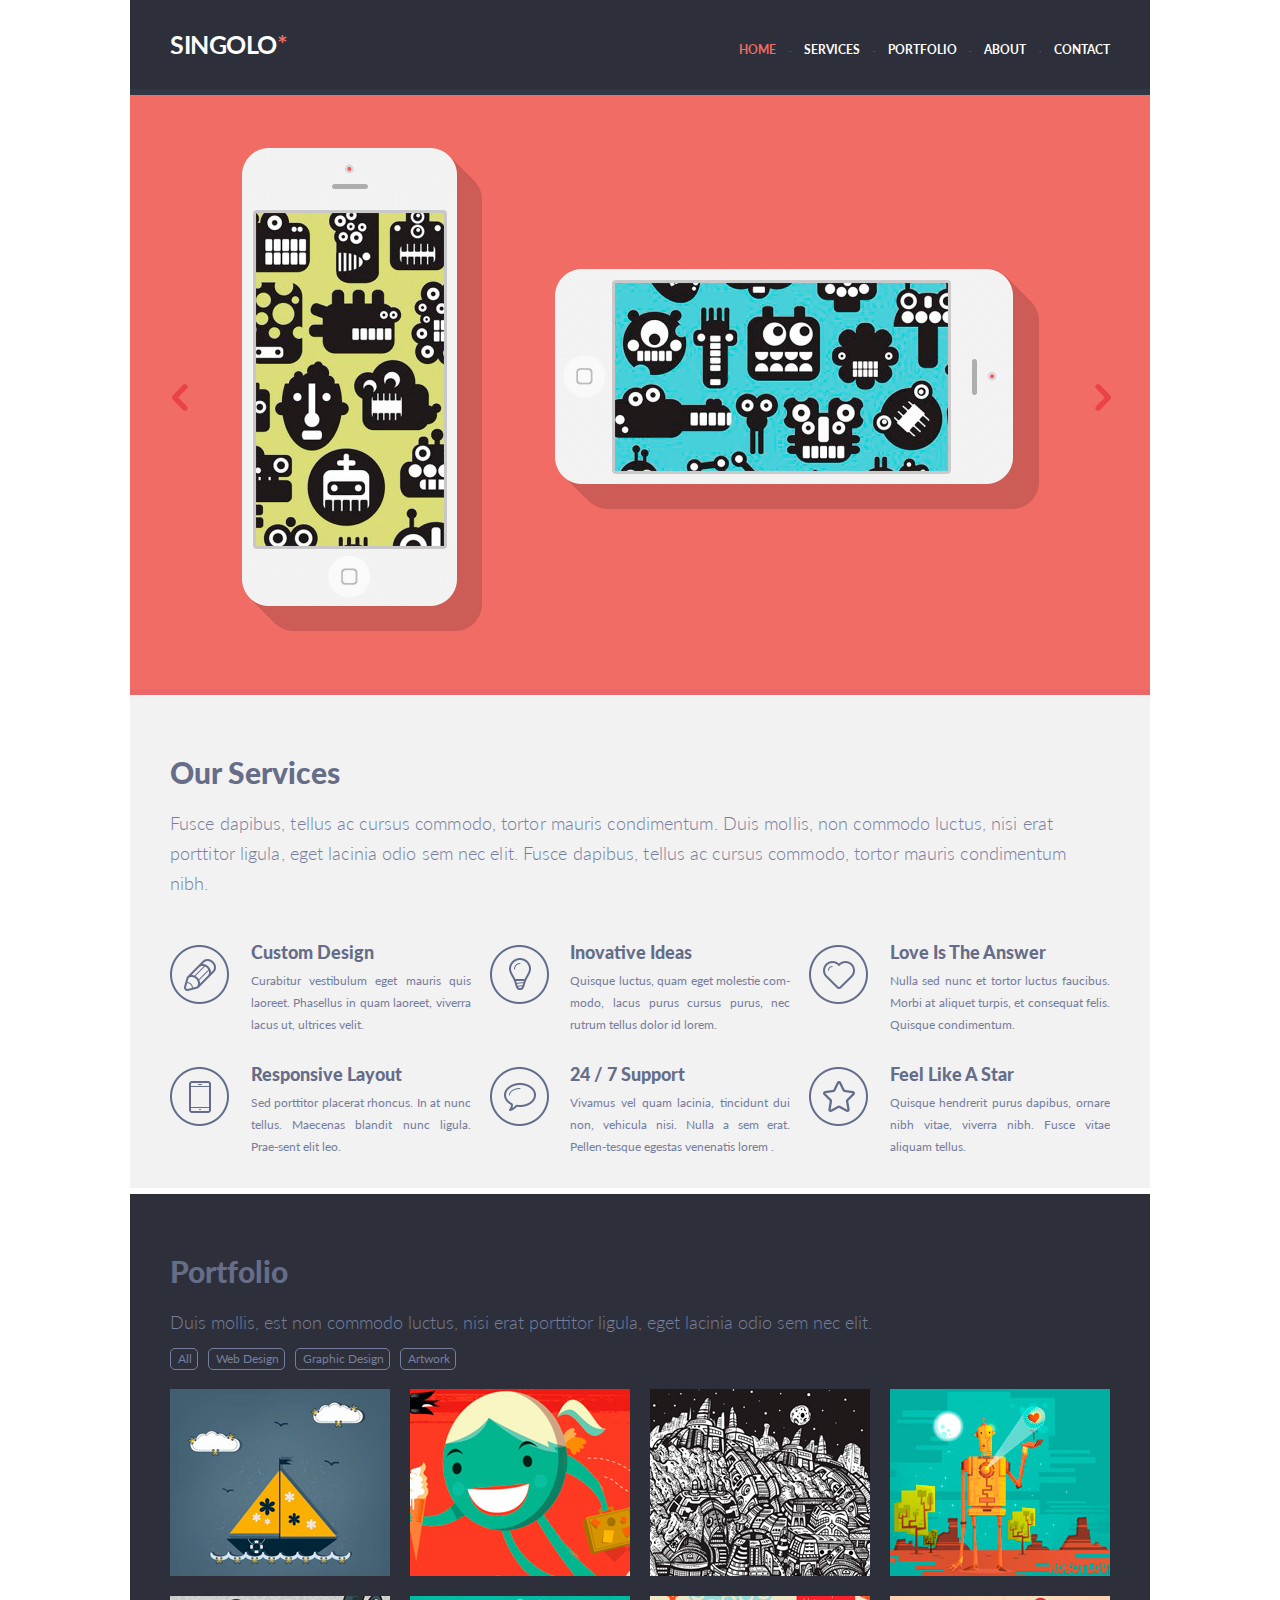
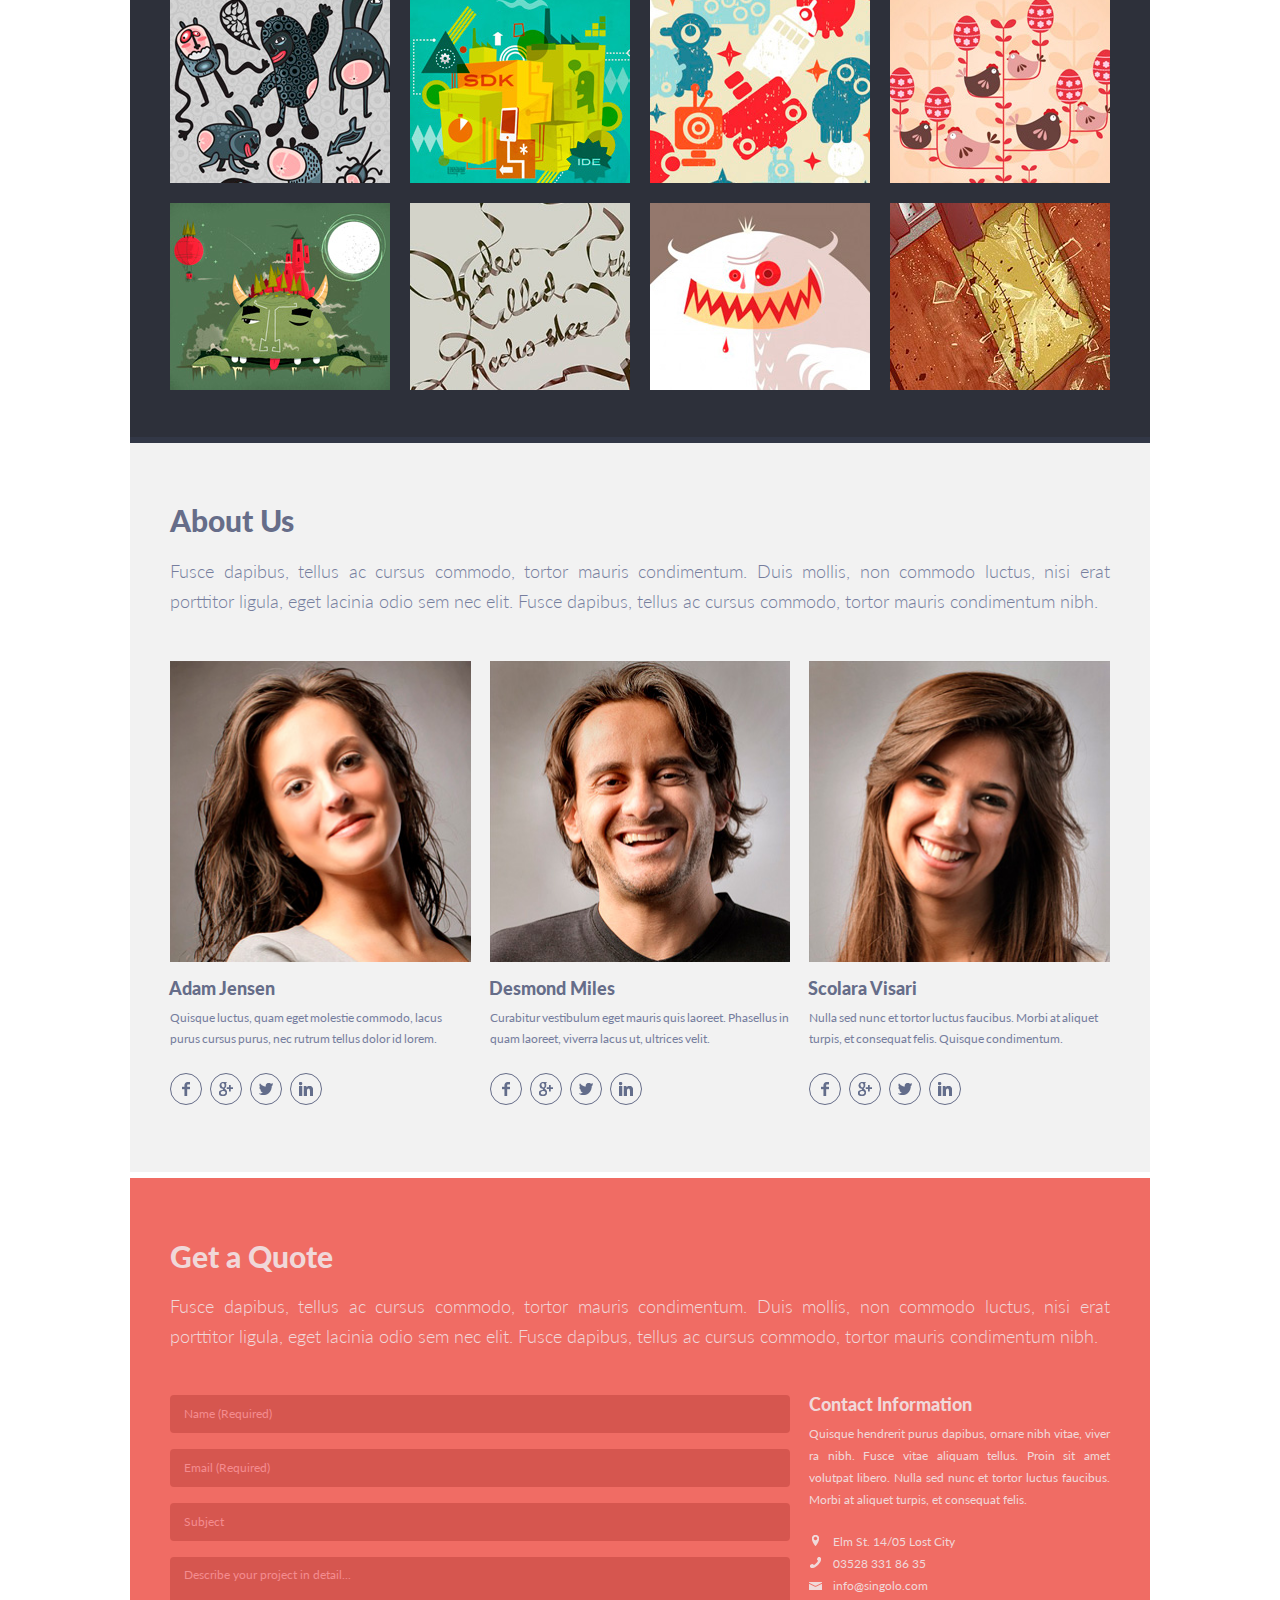
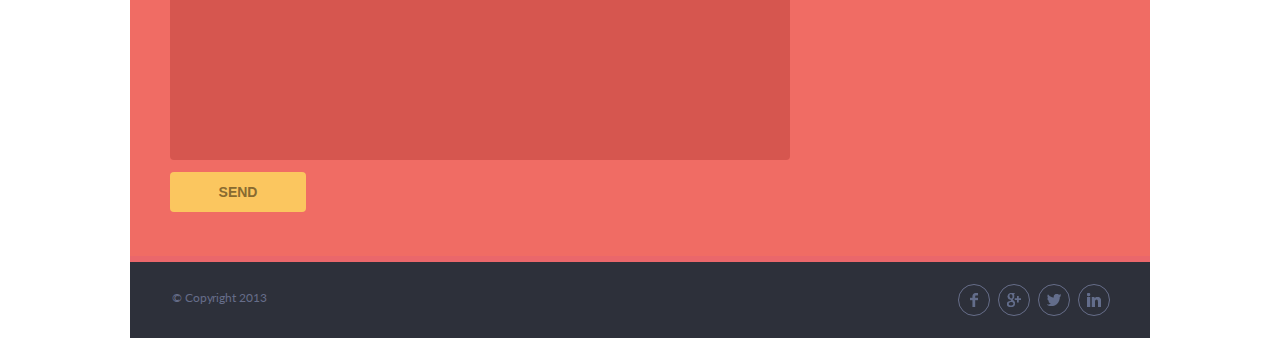
<file: index.html>
<!DOCTYPE html>
<html lang="en">
<head>
    <meta charset="UTF-8">
    <meta name="viewport" content="width=device-width, initial-scale=1.0">
    <title>Singolo</title>
    <link href="https://fonts.googleapis.com/css?family=Lato:300,400,700,900&display=swap" rel="stylesheet">
    <link rel="stylesheet" href="style.css">
</head>
<body>
    <header class="header" id="header">
        <div class="wrapper header__flex">
            <div class="logo">
                <a href="#" class="logo__text"><h1 class="main-title">Singolo<span>*</span></h1></a>
            </div>
            <nav>
                <ul class="navigation">
                    <li><a href="#slider" class="navigation__item navigation__item_active">Home</a></li>
                    <span class="navigation__dot">.</span>
                    <li><a href="#services" class="navigation__item">Services</a></li>
                    <span class="navigation__dot">.</span>
                    <li><a href="#portfolio" class="navigation__item">Portfolio</a></li>
                    <span class="navigation__dot">.</span>
                    <li><a href="#about" class="navigation__item">About</a></li>
                    <span class="navigation__dot">.</span>
                    <li><a href="#contact" class="navigation__item">Contact</a></li>
                </ul>
            </nav>
        </div>
        <div class="burger">
            <span class="burger__icon"></span>
        </div>
    </header>
    <section class="slider-block" id="slider">
        <div class="slider-block__items">
            <div class="slider-block__item slider-item-1 slider-active">       
                <div class="verphone" >
                    <div class="button-phone button-verphone"></div>
                    <div class="black-screen black-screen__verphone hidden"></div>
                </div>
                <div class="gorphone">
                    <div class="button-phone button-gorphone"></div>
                     <div class="black-screen black-screen__gorphone hidden"></div>
                </div>
            </div>
            <div class="slider-block__item slider-item-2">      
                <img src="assets/img/Slider.png" alt="Phone">
            </div>
        </div>
        <div class="control control-left">
            <img class="left-arrow" src="assets/img/left.png" alt="&lt">
        </div>
        <div class="control control-right">
            <img class="right-arrow" src="assets/img/right.png" alt="&gt">
        </div>
    </section>
    <section class="our-services-block" id="services">
        <div class="wrapper">
            <h2 class="title">Our Services</h2>
            <p class="description">Fusce dapibus, tellus ac cursus commodo, tortor mauris condimentum. 
                Duis mollis, non commodo luctus, nisi erat porttitor ligula, eget lacinia odio sem nec elit. 
                Fusce dapibus, tellus ac cursus commodo, tortor mauris condimentum nibh.</p>
            <div class="our-services-block__content">
                <div class="layout-3-column">
                    <div class="our-services-block__blocs layout-2-column">
                        <img class="our-services-block__img" src="assets/img/pencil.png" alt="pencil">
                        <div class="layout-3-column__desciption">
                            <div><h3 class="layout-3-column__title">Custom Design</h3></div>
                            <div class="layout-3-column__text">Curabitur vestibulum eget mauris quis laoreet. Phasellus in quam laoreet, viverra lacus ut, ultrices velit.</div>
                        </div>    
                    </div>
                    <div class="our-services-block__blocs layout-2-column">
                        <img class="our-services-block__img" src="assets/img/lamp.png" alt="lamp">
                        <div class="layout-3-column__desciption">
                            <div><h3 class="layout-3-column__title">Inovative Ideas</h3></div>
                            <div class="layout-3-column__text">Quisque luctus, quam eget molestie com-modo, lacus purus cursus purus, nec rutrum tellus dolor id lorem.</div>
                        </div>    
                    </div>
                    <div class="our-services-block__blocs layout-2-column">
                        <img class="our-services-block__img" src="assets/img/heart.png" alt="heart">
                        <div class="layout-3-column__desciption">
                            <div><h3 class="layout-3-column__title">Love Is The Answer</h3></div>
                            <div class="layout-3-column__text">Nulla sed nunc et tortor luctus faucibus. Morbi at aliquet turpis, et consequat felis. Quisque condimentum.</div>
                        </div>    
                    </div>
                    <div class="our-services-block__blocs layout-2-column">
                        <img class="our-services-block__img" src="assets/img/phone.png" alt="phone">
                        <div class="layout-3-column__desciption">
                            <div><h3 class="layout-3-column__title">Responsive Layout</h3></div>
                            <div class="layout-3-column__text">Sed porttitor placerat rhoncus. In at nunc tellus. Maecenas blandit nunc ligula. Prae-sent elit leo.</div>
                        </div>    
                    </div>
                    <div class="our-services-block__blocs layout-2-column">
                        <img class="our-services-block__img" src="assets/img/message.png" alt="message">
                        <div class="layout-3-column__desciption">
                            <div><h3 class="layout-3-column__title">24 / 7 Support</h3></div>
                            <div class="layout-3-column__text">Vivamus vel quam lacinia, tincidunt dui non, vehicula nisi. Nulla a sem erat. Pellen-tesque egestas venenatis lorem .</div>
                        </div>    
                    </div>
                    <div class="our-services-block__blocs layout-2-column">
                        <img class="our-services-block__img" src="assets/img/star.png" alt="star">
                        <div class="layout-3-column__desciption">
                            <div><h3 class="layout-3-column__title">Feel Like A Star</h3></div>
                            <div class="layout-3-column__text">Quisque hendrerit purus dapibus, ornare nibh vitae, viverra nibh. Fusce vitae aliquam tellus.</div>
                        </div>    
                    </div>
                </div>
            </div>
        </div>  
    </section>
    <section class="portfolio" id="portfolio">
        <div class="wrapper">
            <h2 class="title portfolio__title">Portfolio</h2>
            <p class="subtitle portfolio__subtitle">Duis mollis, est non commodo luctus, nisi erat porttitor ligula, eget lacinia odio sem nec elit.</p>
            <ul class="portfolio__list">
                <li class="portfolio__item" id="portfolio__item-1">All</li>
                <li class="portfolio__item" id="portfolio__item-2">Web Design</li>
                <li class="portfolio__item" id="portfolio__item-3">Graphic Design</li>
                <li class="portfolio__item" id="portfolio__item-4">Artwork</li>
            </ul>        
            <div class="portfolio__images">        <!-- layout-4-column -->
                <img src="assets/img_2/Portfolio/1.jpg" alt="picture 1" class="portfolio__image">
                <img src="assets/img_2/Portfolio/2.jpg" alt="picture 2" class="portfolio__image">
                <img src="assets/img_2/Portfolio/3.jpg" alt="picture 3" class="portfolio__image">
                <img src="assets/img_2/Portfolio/4.jpg" alt="picture 4" class="portfolio__image">
                <img src="assets/img_2/Portfolio/5.jpg" alt="picture 5" class="portfolio__image">
                <img src="assets/img_2/Portfolio/6.jpg" alt="picture 6" class="portfolio__image">
                <img src="assets/img_2/Portfolio/7.jpg" alt="picture 7" class="portfolio__image">
                <img src="assets/img_2/Portfolio/8.jpg" alt="picture 8" class="portfolio__image">
                <img src="assets/img_2/Portfolio/9.jpg" alt="picture 9" class="portfolio__image">
                <img src="assets/img_2/Portfolio/10.jpg" alt="picture 10" class="portfolio__image">
                <img src="assets/img_2/Portfolio/11.jpg" alt="picture 11" class="portfolio__image">
                <img src="assets/img_2/Portfolio/12.jpg" alt="picture 12" class="portfolio__image">
            </div>
        </div>
    </section>
    <section class="about-us" id="about">
        <div class="wrapper">
            <h2 class="title about-us__title">About Us</h2>
            <p class="subtitle about-us__subtitle">Fusce dapibus, tellus ac cursus commodo, tortor mauris condimentum. Duis mollis, non commodo luctus, nisi erat porttitor ligula, eget lacinia odio sem nec elit. Fusce dapibus, tellus ac cursus commodo, tortor mauris condimentum nibh.</p>
            <div class="about-us__employees layout-3-column">
                <div class="employee">
                    <div class="employee__photo">
                        <img src="assets/img_2/About_us/adam.jpg" alt="">
                    </div>                    
                    <div>
                        <h3 class="employee__name">Adam Jensen</h3>
                    </div>                    
                    <div>
                        <div class="employee__text">Quisque luctus, quam eget molestie commodo, lacus purus cursus purus, nec rutrum tellus dolor id lorem.</div>
                    </div>
                    <div class="employee__socials">
                        <span class="soc-icon soc-icon__facebook"></span>
                        <span class="soc-icon soc-icon__google"></span>
                        <span class="soc-icon soc-icon__twitter"></span>
                        <span class="soc-icon soc-icon__linkedin"></span>
                    </div>
                </div>
                <div class="employee">
                    <div class="employee__photo">
                        <img src="assets/img_2/About_us/desmond.jpg" alt="">
                    </div>                    
                    <div>
                        <h3 class="employee__name">Desmond Miles</h3>
                    </div>                    
                    <div>
                        <div class="employee__text">Curabitur vestibulum eget mauris quis laoreet. Phasellus in quam laoreet, viverra lacus ut, ultrices velit.</div>
                    </div>
                    <div class="employee__socials">
                        <span class="soc-icon soc-icon__facebook"></span>
                        <span class="soc-icon soc-icon__google"></span>
                        <span class="soc-icon soc-icon__twitter"></span>
                        <span class="soc-icon soc-icon__linkedin"></span>
                    </div>
                </div>
                <div class="employee">
                    <div class="employee__photo">
                        <img src="assets/img_2/About_us/scolara.jpg" alt="">
                    </div>                    
                    <div>
                        <h3 class="employee__name">Scolara Visari</h3>
                    </div>                    
                    <div>
                        <div class="employee__text">Nulla sed nunc et tortor luctus faucibus. Morbi at aliquet turpis, et consequat felis. Quisque condimentum.</div>
                    </div>
                    <div class="employee__socials">
                        <span class="soc-icon soc-icon__facebook"></span>
                        <span class="soc-icon soc-icon__google"></span>
                        <span class="soc-icon soc-icon__twitter"></span>
                        <span class="soc-icon soc-icon__linkedin"></span>
                    </div>
                </div>
            </div>
        </div>
    </section>
    <section class="get-a-quote" id="contact">
        <div class="wrapper">
            <h2 class="get-a-quote__title">Get a Quote</h2>
            <p class="get-a-quote__description">Fusce dapibus, tellus ac cursus commodo, tortor mauris condimentum. Duis mollis, non commodo luctus, nisi erat porttitor ligula, eget lacinia odio sem nec elit. Fusce dapibus, tellus ac cursus commodo, tortor mauris condimentum nibh.</p>
            <div class="get-a-quote__content layout-2-column">
                <div class="form">
                    <form action="#" method="POST" id="form">
                        <input type="text" name="name" id="name" placeholder="Name (Required)" required>
                        <input type="email" name="email" id="email" placeholder="Email (Required)" required>
                        <input type="text" name="subject" id="subject" placeholder="Subject">
                        <textarea name="describe" id="describe" cols="30" rows="10" placeholder="Describe your project in detail..."></textarea>
                        <button type="submit" id="send">Send</button>
                     </form>
                </div> 
                <div class="contact-information">
                    <h3 class="contact-information__title">Contact Information</h3>
                    <p class="contact-information__describtion">Quisque hendrerit purus dapibus, ornare nibh vitae, viver ra nibh. Fusce vitae aliquam tellus. Proin sit amet volutpat libero. Nulla sed nunc et tortor luctus faucibus. Morbi at aliquet turpis, et consequat felis.</p>
                    <div class="contact-information__contacts">
                        <div class="contact-location">
                            <div class="for-contact-icon">
                                <object type="image/svg+xml" data="assets/img_3/contacts_icons/location.svg">
                                    Your browser does not support SVG
                                </object>
                            </div>
                            <p><a href="#">Elm St. 14/05 Lost City</a></p>
                        </div>
                        <div class="contact-phone">
                            <div class="for-contact-icon">
                                <object type="image/svg+xml" data="assets/img_3/contacts_icons/phone.svg">
                                    Your browser does not support SVG
                                </object>
                            </div>
                            <p><a href="tel:035283318635">03528 331 86 35</a></p>
                        </div>
                        <div class="contact-email">
                            <div class="for-contact-icon">
                                <object type="image/svg+xml" data="assets/img_3/contacts_icons/mail.svg">
                                    Your browser does not support SVG
                                </object>
                            </div>
                            <p><a href="mailto:info@singolo.com">info@singolo.com</a></p>
                        </div>
                    </div>
                </div>  
                <div class="message-block message-block-hidden">
                    <div class="message">
                        <p><span class="message_text text-1"></span></p>
                        <p><span class="message_text text-2"></span></p>
                        <p><span class="message_text text-3"></span></p>
                        <button type="button" id="close-button">ОК</button>
                    </div>
                </div>             
            </div>  
        </div>
    </section>
    <footer class="footer" id="footer">
        <div class="wrapper layout-2-column">
            <span class="copyright">© Copyright 2013</span>
            <div class="employee__socials">
                <span class="soc-icon soc-icon__facebook soc-icon__footer"></span>
                <span class="soc-icon soc-icon__google soc-icon__footer"></span>
                <span class="soc-icon soc-icon__twitter soc-icon__footer"></span>
                <span class="soc-icon soc-icon__linkedin soc-icon__footer"></span>
            </div>
        </div>    
    </footer>
    <script src="script.js"></script>
</body>
</html>
</file>
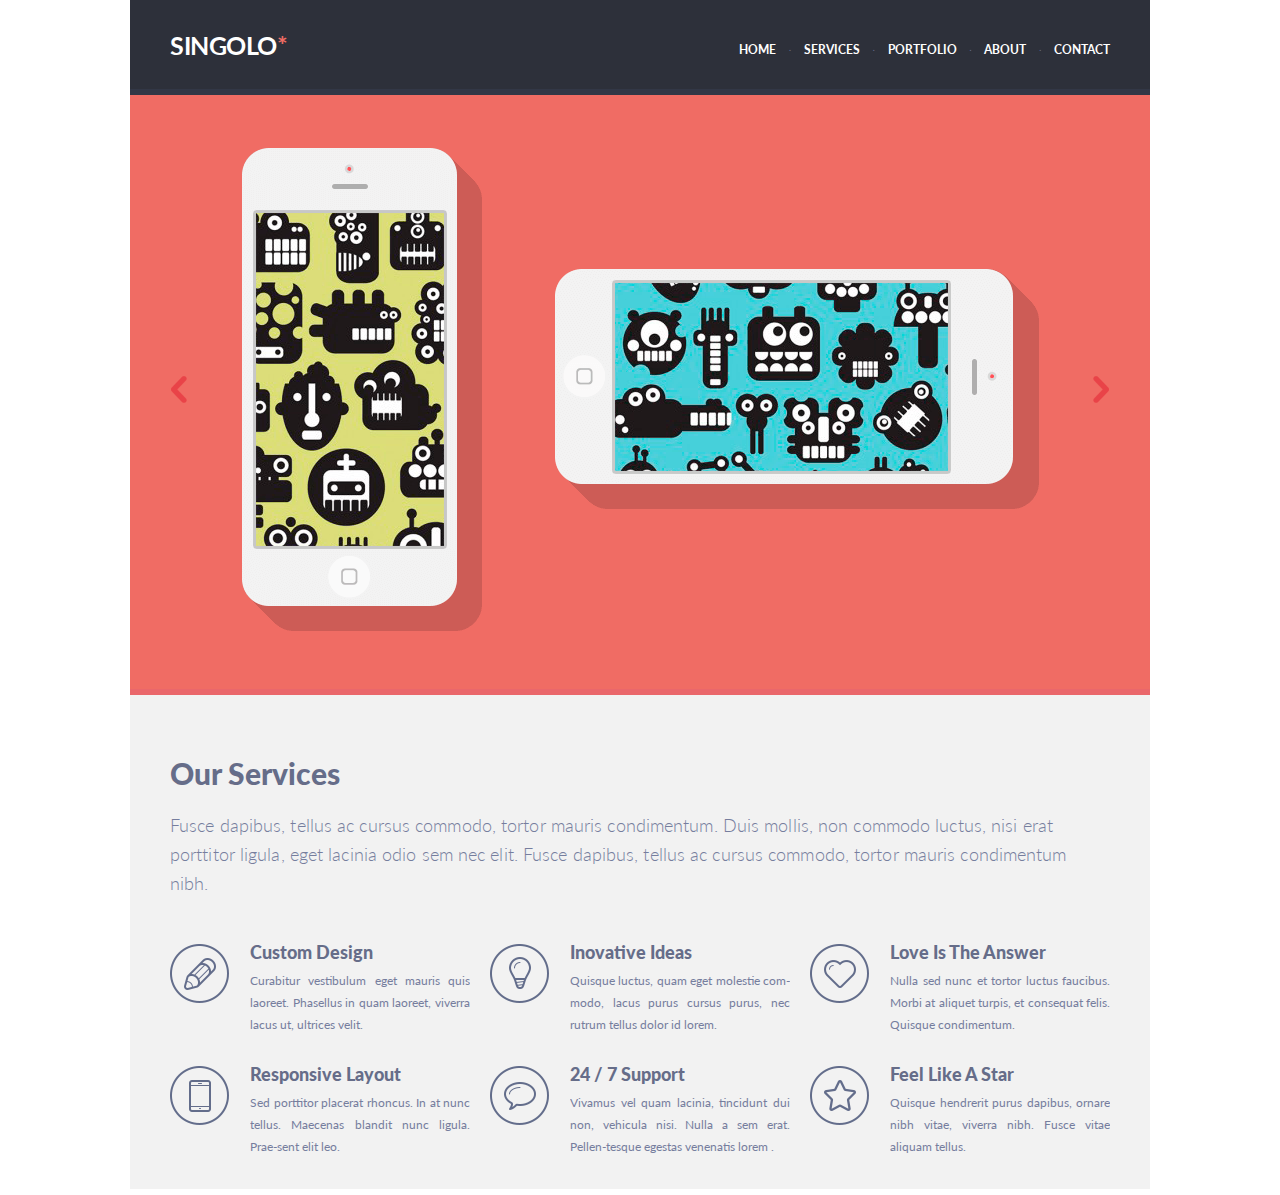
<file: singolo1.html>
<!DOCTYPE html>
<html lang="en">
<head>
    <meta charset="UTF-8">
    <meta name="viewport" content="width=device-width, initial-scale=1.0">
    <title>Singolo</title>
    <link href="https://fonts.googleapis.com/css?family=Lato:300,400,700,900&display=swap" rel="stylesheet">
    <link rel="stylesheet" href="singolo1.css">
</head>
<body>
    <header class="header">
        <div class="wrapper header__flex">
            <div class="logo">
                <a href="#" class="logo__text"><h1>Singolo<span>*</span></h1></a>
            </div>
            <nav>
                <ul class="navigation">
                    <li><a href="#" class="navigation__item">Home</a></li>
                    <span class="navigation__dot">.</span>
                    <li><a href="#" class="navigation__item">Services</a></li>
                    <span class="navigation__dot">.</span>
                    <li><a href="#" class="navigation__item">Portfolio</a></li>
                    <span class="navigation__dot">.</span>
                    <li><a href="#" class="navigation__item">About</a></li>
                    <span class="navigation__dot">.</span>
                    <li><a href="#" class="navigation__item">Contact</a></li>
                </ul>
            </nav>
        </div>
    </header>
    <section class="slider-block">
        <div class="wrapper wrapper__slider-block">
            <img class="left-arrow" src="assets/img/left.png" alt="">
            <img class="verphone" src="assets/img/verphone.png" width="240" height="483" alt="Phone">
            <img class="gorphone" src="assets/img/gorphone.png" width="484" height="240" alt="Phone">
            <img class="right-arrow" src="assets/img/right.png" alt="">
        </div>
    </section>
    <section class="our-services-block">
        <div class="wrapper">
            <h2 class="title">Our Services</h2>
            <p class="description">Fusce dapibus, tellus ac cursus commodo, tortor mauris condimentum. 
                Duis mollis, non commodo luctus, nisi erat porttitor ligula, eget lacinia odio sem nec elit. 
                Fusce dapibus, tellus ac cursus commodo, tortor mauris condimentum nibh.</p>
            <div class="our-services-block__content">
                <div class="layout-3-column">
                    <div class="our-services-block__blocs layout-2-column">
                        <img class="our-services-block__img" src="assets/img/pencil.png" alt="pencil">
                        <div class="layout-3-column__desciption">
                            <div><h3 class="layout-3-column__title">Custom Design</h3></div>
                            <div class="layout-3-column__text">Curabitur vestibulum eget mauris quis laoreet. Phasellus in quam laoreet, viverra lacus ut, ultrices velit.</div>
                        </div>    
                    </div>
                    <div class="our-services-block__blocs layout-2-column">
                        <img class="our-services-block__img" src="assets/img/lamp.png" alt="lamp">
                        <div class="layout-3-column__desciption">
                            <div><h3 class="layout-3-column__title">Inovative Ideas</h3></div>
                            <div class="layout-3-column__text">Quisque luctus, quam eget molestie com-modo, lacus purus cursus purus, nec rutrum tellus dolor id lorem.</div>
                        </div>    
                    </div>
                    <div class="our-services-block__blocs layout-2-column">
                        <img class="our-services-block__img" src="assets/img/heart.png" alt="heart">
                        <div class="layout-3-column__desciption">
                            <div><h3 class="layout-3-column__title">Love Is The Answer</h3></div>
                            <div class="layout-3-column__text">Nulla sed nunc et tortor luctus faucibus. Morbi at aliquet turpis, et consequat felis. Quisque condimentum.</div>
                        </div>    
                    </div>
                </div>
                <div class="layout-3-column">
                    <div class="our-services-block__blocs layout-2-column">
                        <img class="our-services-block__img" src="assets/img/phone.png" alt="phone">
                        <div class="layout-3-column__desciption">
                            <div><h3 class="layout-3-column__title">Responsive Layout</h3></div>
                            <div class="layout-3-column__text">Sed porttitor placerat rhoncus. In at nunc tellus. Maecenas blandit nunc ligula. Prae-sent elit leo.</div>
                        </div>    
                    </div>
                    <div class="our-services-block__blocs layout-2-column">
                        <img class="our-services-block__img" src="assets/img/message.png" alt="message">
                        <div class="layout-3-column__desciption">
                            <div><h3 class="layout-3-column__title">24 / 7 Support</h3></div>
                            <div class="layout-3-column__text">Vivamus vel quam lacinia, tincidunt dui non, vehicula nisi. Nulla a sem erat. Pellen-tesque egestas venenatis lorem .</div>
                        </div>    
                    </div>
                    <div class="our-services-block__blocs layout-2-column">
                        <img class="our-services-block__img" src="assets/img/star.png" alt="star">
                        <div class="layout-3-column__desciption">
                            <div><h3 class="layout-3-column__title">Feel Like A Star</h3></div>
                            <div class="layout-3-column__text">Quisque hendrerit purus dapibus, ornare nibh vitae, viverra nibh. Fusce vitae aliquam tellus.</div>
                        </div>    
                    </div>
                </div>
            </div>
        </div>  
    </section>
</body>
</html>
</file>
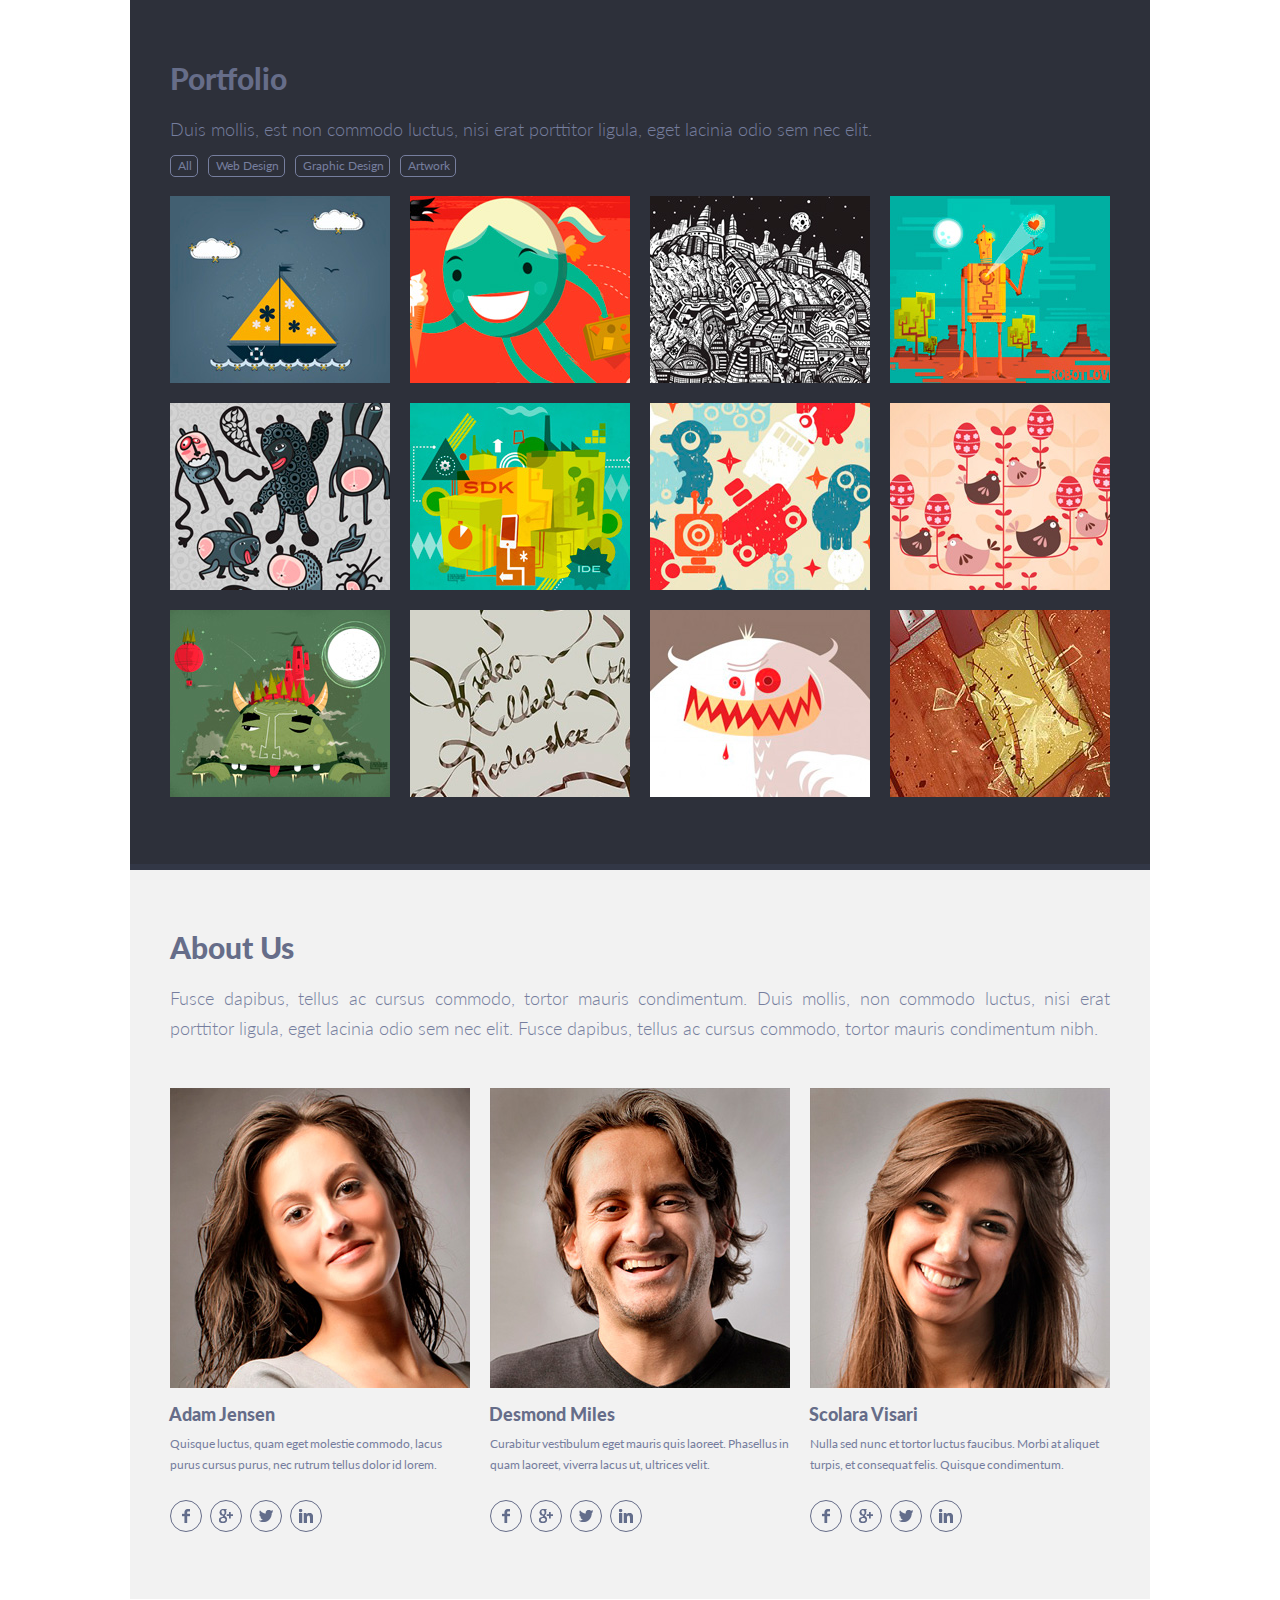
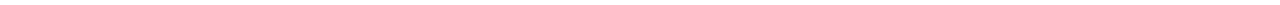
<file: singolo2.html>
<!DOCTYPE html>
<html lang="en">
<head>
    <meta charset="UTF-8">
    <meta name="viewport" content="width=device-width, initial-scale=1.0">
    <title>Singolo2</title>
    <link href="https://fonts.googleapis.com/css?family=Lato:300,400,700,900&display=swap" rel="stylesheet">
    <link rel="stylesheet" href="singolo2.css">
</head>
<body>
    <section class="portfolio">
        <div class="wrapper">
            <h2 class="title portfolio__title">Portfolio</h2>
            <p class="subtitle portfolio__subtitle">Duis mollis, est non commodo luctus, nisi erat porttitor ligula, eget lacinia odio sem nec elit.</p>
            <ul class="portfolio__list">
                <li class="portfolio__item">All</li>
                <li class="portfolio__item">Web Design</li>
                <li class="portfolio__item">Graphic Design</li>
                <li class="portfolio__item">Artwork</li>
            </ul>        
            <div class="portfolio__images layout-4-column">
                <img src="assets/img_2/Portfolio/1.jpg" alt="picture 1" class="portfolio__image">
                <img src="assets/img_2/Portfolio/2.jpg" alt="picture 2" class="portfolio__image">
                <img src="assets/img_2/Portfolio/3.jpg" alt="picture 3" class="portfolio__image">
                <img src="assets/img_2/Portfolio/4.jpg" alt="picture 4" class="portfolio__image">
                <img src="assets/img_2/Portfolio/5.jpg" alt="picture 5" class="portfolio__image">
                <img src="assets/img_2/Portfolio/6.jpg" alt="picture 6" class="portfolio__image">
                <img src="assets/img_2/Portfolio/7.jpg" alt="picture 7" class="portfolio__image">
                <img src="assets/img_2/Portfolio/8.jpg" alt="picture 8" class="portfolio__image">
                <img src="assets/img_2/Portfolio/9.jpg" alt="picture 9" class="portfolio__image">
                <img src="assets/img_2/Portfolio/10.jpg" alt="picture 10" class="portfolio__image">
                <img src="assets/img_2/Portfolio/11.jpg" alt="picture 11" class="portfolio__image">
                <img src="assets/img_2/Portfolio/12.jpg" alt="picture 12" class="portfolio__image">
            </div>
        </div>
    </section>
    <section class="about-us">
        <div class="wrapper">
            <h2 class="title about-us__title">About Us</h2>
            <p class="subtitle about-us__subtitle">Fusce dapibus, tellus ac cursus commodo, tortor mauris condimentum. Duis mollis, non commodo luctus, nisi erat porttitor ligula, eget lacinia odio sem nec elit. Fusce dapibus, tellus ac cursus commodo, tortor mauris condimentum nibh.</p>
            <div class="about-us__employees layout-3-column">
                <div class="employee">
                    <div class="employee__photo">
                        <img src="assets/img_2/About_us/adam.jpg" alt="">
                    </div>                    
                    <div>
                        <h3 class="employee__name">Adam Jensen</h3>
                    </div>                    
                    <div>
                        <div class="employee__text">Quisque luctus, quam eget molestie commodo, lacus purus cursus purus, nec rutrum tellus dolor id lorem.</div>
                    </div>
                    <div class="employee__socials">
                        <span class="soc-icon soc-icon__facebook"></span>
                        <span class="soc-icon soc-icon__google"></span>
                        <span class="soc-icon soc-icon__twitter"></span>
                        <span class="soc-icon soc-icon__linkedin"></span>
                    </div>
                </div>
                <div class="employee">
                    <div class="employee__photo">
                        <img src="assets/img_2/About_us/desmond.jpg" alt="">
                    </div>                    
                    <div>
                        <h3 class="employee__name">Desmond Miles</h3>
                    </div>                    
                    <div>
                        <div class="employee__text">Curabitur vestibulum eget mauris quis laoreet. Phasellus in quam laoreet, viverra lacus ut, ultrices velit.</div>
                    </div>
                    <div class="employee__socials">
                        <span class="soc-icon soc-icon__facebook"></span>
                        <span class="soc-icon soc-icon__google"></span>
                        <span class="soc-icon soc-icon__twitter"></span>
                        <span class="soc-icon soc-icon__linkedin"></span>
                    </div>
                </div>
                <div class="employee">
                    <div class="employee__photo">
                        <img src="assets/img_2/About_us/scolara.jpg" alt="">
                    </div>                    
                    <div>
                        <h3 class="employee__name">Scolara Visari</h3>
                    </div>                    
                    <div>
                        <div class="employee__text">Nulla sed nunc et tortor luctus faucibus. Morbi at aliquet turpis, et consequat felis. Quisque condimentum.</div>
                    </div>
                    <div class="employee__socials">
                        <span class="soc-icon soc-icon__facebook"></span>
                        <span class="soc-icon soc-icon__google"></span>
                        <span class="soc-icon soc-icon__twitter"></span>
                        <span class="soc-icon soc-icon__linkedin"></span>
                    </div>
                </div>
            </div>
        </div>
    </section>
</body>
</html>
</file>
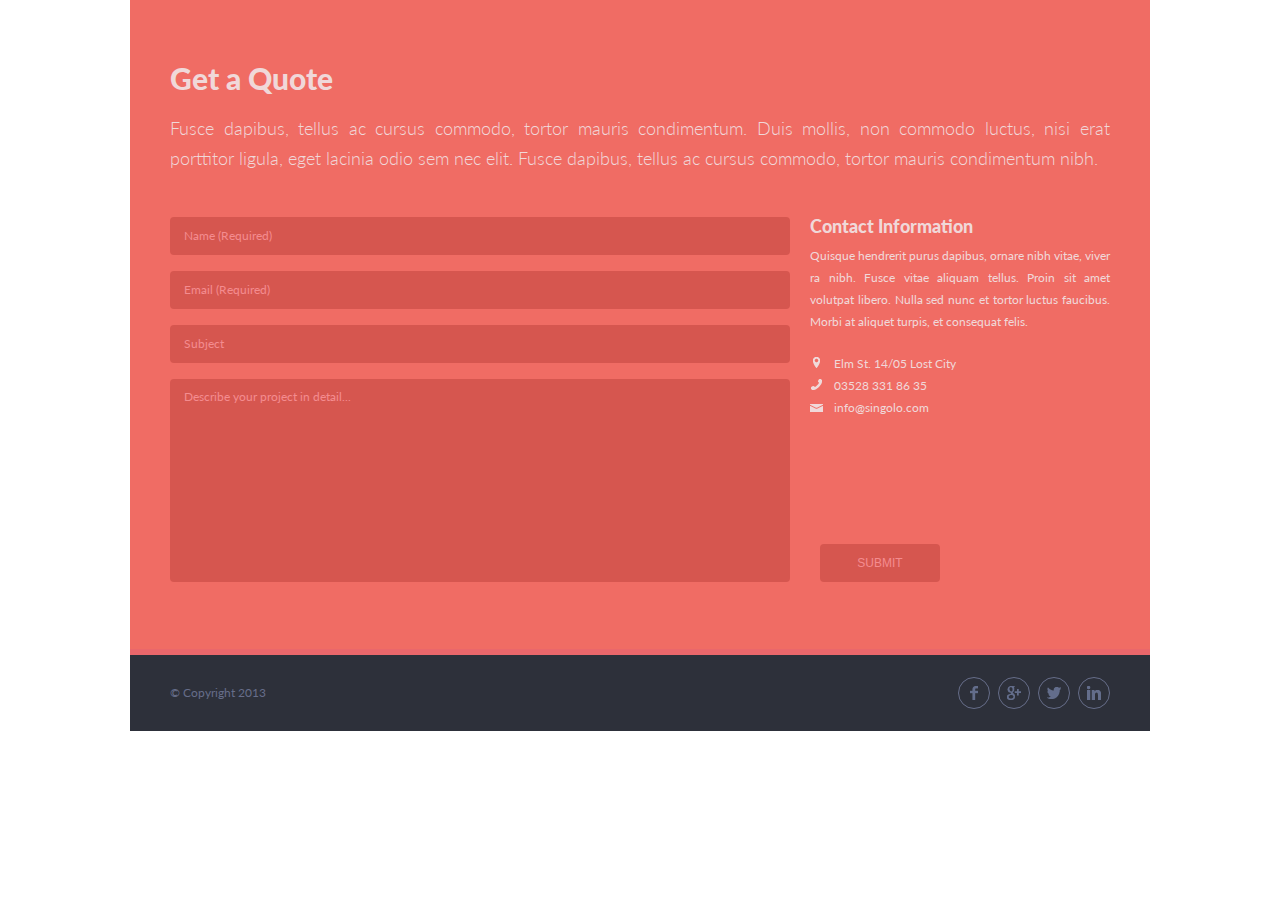
<file: singolo3.html>
<!DOCTYPE html>
<html lang="en">
<head>
    <meta charset="UTF-8">
    <meta name="viewport" content="width=device-width, initial-scale=1.0">
    <title>Singolo3</title>
    <link href="https://fonts.googleapis.com/css?family=Lato:300,400,700,900&display=swap" rel="stylesheet">
    <link rel="stylesheet" href="singolo3.css">
</head>
<body>
    <section class="get-a-quote">
        <div class="wrapper">
            <h2 class="get-a-quote__title">Get a Quote</h2>
            <p class="get-a-quote__description">Fusce dapibus, tellus ac cursus commodo, tortor mauris condimentum. Duis mollis, non commodo luctus, nisi erat porttitor ligula, eget lacinia odio sem nec elit. Fusce dapibus, tellus ac cursus commodo, tortor mauris condimentum nibh.</p>
            <div class="get-a-quote__content layout-2-column">
                <div class="form">
                    <form action="#" method="POST">
                        <input type="text" name="name" id="name" placeholder="Name (Required)" required>
                        <input type="email" name="email" id="email" placeholder="Email (Required)" required>
                        <input type="text" name="subject" id="subject" placeholder="Subject">
                        <textarea name="describe" id="describe" cols="30" rows="10" placeholder="Describe your project in detail..."></textarea>
                        <button type="submit">Submit</button>
                    </form>
                </div> 
                <div class="contact-information">
                    <h3 class="contact-information__title">Contact Information</h3>
                    <p class="contact-information__describtion">Quisque hendrerit purus dapibus, ornare nibh vitae, viver ra nibh. Fusce vitae aliquam tellus. Proin sit amet volutpat libero. Nulla sed nunc et tortor luctus faucibus. Morbi at aliquet turpis, et consequat felis.</p>
                    <div class="contact-information__contacts">
                        <div class="contact-location">
                            <div class="for-contact-icon">
                                <object type="image/svg+xml" data="assets/img_3/contacts_icons/location.svg">
                                    Your browser does not support SVG
                                </object>
                            </div>
                            <p><a href="#">Elm St. 14/05 Lost City</a></p>
                        </div>
                        <div class="contact-phone">
                            <div class="for-contact-icon">
                                <object type="image/svg+xml" data="assets/img_3/contacts_icons/phone.svg">
                                    Your browser does not support SVG
                                </object>
                            </div>
                            <p><a href="tel:035283318635">03528 331 86 35</a></p>
                        </div>
                        <div class="contact-email">
                            <div class="for-contact-icon">
                                <object type="image/svg+xml" data="assets/img_3/contacts_icons/mail.svg">
                                    Your browser does not support SVG
                                </object>
                            </div>
                            <p><a href="mailto:info@singolo.com">info@singolo.com</a></p>
                        </div>
                    </div>
                </div>               
            </div>            
        </div>
    </section>
    <footer class="footer">
        <div class="wrapper layout-2-column">
            <span class="copyright">© Copyright 2013</span>
            <div class="employee__socials">
                <span class="soc-icon soc-icon__facebook"></span>
                <span class="soc-icon soc-icon__google"></span>
                <span class="soc-icon soc-icon__twitter"></span>
                <span class="soc-icon soc-icon__linkedin"></span>
            </div>
        </div>    
    </footer>
</body>
</html>
</file>
<file: style.css>
* {
    margin: 0;
    padding: 0;
    box-sizing: border-box;
    text-decoration: none;
}
  
html {
    max-width: 1020px;
    margin: 0 auto;
    font-size: 10px;
    font-family: "Lato", "Verdana", sans-serif;
    scroll-behavior: smooth;
}

.body-hidden {
  overflow: hidden;
}

.wrapper {
    max-width: 940px;
    margin: 0 40px;
}

header {
    background-color: #2d303a;
    border-bottom: 6px solid #323746;
    position: fixed;
    z-index: 1000;
    max-width: 1020px;
    width: 100vw;
}

.header__flex {
    height: 89px;
    display: flex;
    justify-content: space-between;
    align-items: center;
    transition: 0.5s ease-in-out;
}

.logo__text {
    text-decoration: none;    
}

.main-title {
    color: #ffffff;
    text-transform: uppercase; 
    font-size: 2.5rem;
    font-weight: bold;
    font-family: 'Lato', sans-serif;
    letter-spacing: -0.5px;
    margin-top: -2px;
}

span {
    color: #f06c64;
}

.navigation {
    display: flex;
    width: 371px;
    justify-content: space-between;
    list-style: none;
    padding-top: 9px;
}

.navigation__item {
    color: #ffffff;
    text-decoration: none;
    text-transform: uppercase;
    font-family: 'Lato', sans-serif;
    font-weight: bold;
    font-size: 1.2rem;
}

.navigation__item:hover {
    color: #f06c64;
}

.navigation__item_active {
    color: #f06c64;
}

.navigation__dot {
    color: #666d89;
}

.burger {
  display: none;
  position: absolute;
  width: 25px;
  height: 25px;
  top: 26px;
  left: 20px;
  cursor: pointer;
  transition: 0.3s ease-in-out;
}

.burger__icon {
  display: block;
  width: 25px;
  height: 2.5px;
  background-color: white;
  margin-top: calc(50% - 1.25px);
  border-radius: 2px;
}

.burger__icon::after,
.burger__icon::before {
  content: '';
  width: 25px;
  height: 2.5px;
  background-color: white;
  border-radius: 2px;
  position: absolute;
  transition: 0.3s ease-in-out;
}

.burger__icon::before {
  top: 0;
}

.burger__icon::after {
  bottom: 0px;
}

.burger_active {
  transform: rotateZ(-90deg);
}

.slider-block {  
  position: relative;
  border-top: 95px solid #f06c64;
}

.slider-block__items {
  position: relative;
  overflow: hidden;
  max-height: 58.82vw;  
}

.slider-block__item {
  display: none;
  position: relative;
  animation: 1s ease-in-out;
}

.slider-item-1 {
  background-color: #f06c64;
  border-bottom: 6px solid #ea676b;
  width: 1020px;
  height: 600px;
}

.slider-item-2 {
  border-bottom: 6px solid #fff;
  background-color: #fff;
}

.slider-item-2 > img {
  width: 100vw;
  max-width: 1020px;
}

.slider-active,
.next {
  display: block;
}

.next {
  position: absolute;
  top: 0;
}

.verphone {
  position: absolute;
  top: 53px;
  left: 112px;
  width: 240px;
  height: 483px;
  background-image: url(./assets/img/verphone.png);
  background-size: contain;
}

.gorphone {
  position: absolute;
  top: 174px;
  right: 111px;
  width: 484px;
  height: 240px;
  background-image: url(./assets/img/gorphone.png);
  background-size: contain;
}

.button-phone {
  position: absolute;
  width: 45px;
  height: 45px;
  border-radius: 50%;
  cursor: pointer;
}

.button-verphone {
  top: 406px;
  left: 85px;
}

.button-gorphone {
  top: 85px;
  left: 7px;
}

.black-screen {
  position: absolute;
  width: 192px;
  height: 339px;
  background-color: black;
  transition: 0.3s ease-in-out;
}

.black-screen__verphone {
  top: 62px;
  left: 12px;
}

.black-screen__gorphone {
  transform: rotate(90deg);
  top: -61px;
  left: 130px;
}

.hidden {
  opacity: 0;
}

.left-arrow {
  position: absolute;
  left: 42px;
  top: 34px;
}

.right-arrow {
  position: absolute;
  right: 39px;
  top: 34px;
}

.left-arrow:hover,
.right-arrow:hover {
    transform: scale(1.2);
    cursor: pointer;
}

.control {
  position: absolute;
  width: 10%;
  height: 100px;
  top: calc(50% - 45px); 
  cursor: pointer;
}

.control:hover {
  background-color: #fff2;
}

.control-left {
  left: 0;
}

.control-right {
  right: 0;
}

.to-left {
  animation-name: left;
}

.to-right {
  animation-name: right;
  animation-direction: reverse;
}

.from-left {
  animation-name: left;
  animation-direction: reverse;
}

.from-right {
  animation-name: right;
}

@keyframes left {
  from {
    left: 0;
  }
  to {
    left: -100%;
  }
}

@keyframes right {
  from {
    left: 100%;
  }
  to {
    left: 0;
  }
}

.our-services-block {
    background-color: #f2f2f2;
    border-bottom: 6px solid #ffffff;
}

.title {
    color: #666d89;
    font-family: 'Lato', sans-serif;
    font-size: 3rem;
    font-weight: 900;
    padding-top: 59px;
    letter-spacing: -0.001em;
}

.description {
    color: #767e9e;
    font-family: 'Lato', sans-serif;
    font-size: 1.8rem;
    font-weight: 300;
    padding-top: 18px;
    padding-bottom: 46px;
    line-height: 3rem;
    letter-spacing: 0.1px;
}

.layout-3-column {
    display: flex;
    justify-content: space-between;
    flex-wrap: wrap;
    box-sizing: content-box;
}

.layout-2-column {
    display: flex;
    justify-content: space-between;
}

.our-services-block__blocs {
     flex-basis: 32%;
}

.layout-3-column__desciption {
    width: 220px;
}

.layout-3-column__title {
    color: #666d89;
    font-family: 'Lato', sans-serif;
    font-weight: 900;
    font-size: 1.8rem;
    margin-top: -3px;
}

.our-services-block__img {
    align-self: start;
    margin-top: 1px;
}

.layout-3-column__text {
    height: 65px;
    color: #767e9e;
    font-family: 'Lato', sans-serif;
    font-weight: 400;
    font-size: 1.2rem;
    line-height: 2.2rem;
    margin-top: 7px;
    margin-bottom: 31px;
    text-align: justify;
    overflow: hidden;
}

  

  
  .title {
    color: #666d89;
    font-size: 3rem;
    font-weight: 900;
  }
  
  .subtitle {
    color: #767e9e;
    font-size: 1.8rem;
    font-weight: 300;
    line-height: 3rem;
  }
  

  
  .layout-4-column {
    display: flex;
    flex-wrap: wrap;
    justify-content: space-between;
  }

  .employee__socials {
    display: flex;
    justify-content: space-between;
    width: 152px;
    margin-top: 24px;
  }
  
  .soc-icon {
    display: inline-block;
    width: 30px;
    height: 30px;
    border: 1px solid #666d89;
    border-radius: 50%;
    cursor: pointer;
    transition: 1s ease-in-out;
  }
  
  .soc-icon:hover {
    transform: rotateY(360deg);
    filter: hue-rotate(140deg);
  }
  
  .soc-icon__facebook {
    background-image: url(assets/img_2/soc_icons/facebook.png);
    background-repeat: no-repeat;
    background-position: 50% 50%;
  }
  
  .soc-icon__google {
    background: url(assets/img_2/soc_icons/google.png);
    background-repeat: no-repeat;
    background-position: 50% 50%;
  }
  
  .soc-icon__twitter {
    background: url(assets/img_2/soc_icons/twitter.png);
    background-repeat: no-repeat;
    background-position: 50% 50%;
  }
  
  .soc-icon__linkedin {
    background: url(assets/img_2/soc_icons/linkedin.png);
    background-repeat: no-repeat;
    background-position: 50% 50%;
  }
  
  .portfolio {
    background: #2d303a;
    padding-bottom: 47px;
    border-bottom: 6px solid #323746;
  }
  
  .portfolio__subtitle {
    margin-top: 18px;
  }
  
  .portfolio__list {
    display: flex;
    list-style: none;
    margin: 11px 0;
  }
  
  .portfolio__item {
    font-size: 1.2rem;
    margin-right: 10px;
    padding: 2px 5px 3px 7px;
    border: 1px solid #767e9e;
    border-radius: 5px;
    color: #767e9e;
    cursor: pointer;
  }

  .portfolio__item_active {
    border-color: #c5c5c5;
    color: #c5c5c5;
  }
  
  .portfolio__item:hover {
    border-color: #c5c5c5;
    color: #c5c5c5;
  }
  
  .portfolio__images {
    display: grid;
    grid-template-areas: 
    "a a a a"
    "a a a a"
    "a a a a";
    gap: 20px;
    margin-top: 19px;
  }
  
  .portfolio__image {
    /* margin-bottom: 20px; */
    width: 100%;
    cursor: pointer;
  }

  .portfolio__image_active {
    outline: 5px solid #F06C64 ;
  }
  
  .about-us {
    padding-bottom: 67px;
    border-bottom: 6px solid #ffffff;
    background: #f2f2f2;
  }
  
  .about-us__subtitle {
    margin-top: 18px;
    text-align: justify;
  }
  
  .about-us__employees {
    margin-top: 45px;
  }
  
  .employee {
    flex-basis: 32%;
  }

  div.employee__photo > img {
    width: 100%;
  }
  
  .employee__name {
    font-size: 1.8rem;
    font-weight: 900;
    line-height: 3rem;
    color: #666d89;
    margin-top: 9px;
    margin-left: -1px;
    white-space: nowrap;
  }
  
  .employee__text {
    font-size: 1.2rem;
    font-weight: 400;
    line-height: 2.1rem;
    color: #767e9e;
    margin-top: 4px;
    word-spacing: -1px;
  }

.get-a-quote {
    background-color: #f06c64;
    padding: 60px 0 80px;
    border-bottom: 6px solid #ea676b;
    position: relative;
}

.get-a-quote__title {
    font-weight: 900;
    font-size: 3rem;
    color: #f0d8d9;
}

.get-a-quote__description {
    font-weight: 300;
    font-size: 1.8rem;
    line-height: 3rem;
    text-align: justify;
    color: #f0d8d9;
    padding: 17px 0 42px;
}

.layout-2-column {
    display: flex;
    justify-content: space-between;
}

.form {
    width: 66%;
    position: relative;
}

form>* {
    width: 100%;
    background-color: #d6564f;
    padding: 12px 14px;
    color:#f48c8f;
    font-size: 1.2rem;
    border: none;
    border-radius: 4px;
    margin: 2px 0 14px;
}

form>*:hover {
    background-color: #f0d8d9;
}

form>*:focus {
    background-color: #f0d8d9;
    border: none;
    outline: none;
}

input::placeholder,
textarea::placeholder {
    color: #f48c8f;
    font-family: "Lato", "Verdana", sans-serif;
}

textarea {
    resize: none;
    padding-top: 10px;
    height: 203px;
}

button {
    position: absolute;
    color: #886A30;
    width: 136px;
    left: 0;
    bottom: -50px;
    text-transform: uppercase;
    transition: 0.6s ease-in-out;
    background-color: #FBC65F;
    font-weight: bold;
    font-size: 1.4rem;
}

button:hover {
    background-color: #2d303a;
    cursor: pointer;
    color: #f06c64;
}

button:focus {
    color: #f06c64;
}

.contact-information {
    width: 32%;
}

.contact-information__title {
    color: #f0d8d9;
    font-size: 1.8rem;
    font-weight: 900;
}

.contact-information__describtion {
    color: #f0d8d9;
    font-size: 1.2rem;
    line-height: 2.2rem;
    margin: 8px 0 23px;
    text-align: justify;
}

.contact-information__contacts {
    color: #f0d8d9;
    font-size: 1.2rem;
}

.contact-information__contacts p {
    display: inline-block;
}

a {
    color: #f0d8d9;
}

a:active {
    color: #f0d8d9;
}

.for-contact-icon {
    display: inline-block;
    width: 13px;
    text-align: center;
    margin-right: 8px;
    margin-bottom: 7px;
}

.message-block {
  position: absolute;
  width: 100%;
  height: 100%;
  top: 0;
  left: 0;
}

.message-block-hidden {
  display: none;
}

.message {
  position: absolute;
  width: 50vw;
  height: 50vh;
  padding: 20px;;
  border: 2px solid black;
  border-radius: 10px;
  top: calc(50% - 25vh);
  left: calc(50% - 25vw);
  background-color: #f06c64;
}

.message_text {
  font-size: 3rem;
  line-height: 5rem;
  color: #f0d8d9;
}

#close-button {
  position: absolute;
  width: 100px;
  bottom: 20px;
  left: calc(50% - 50px);
  color: #f0d8d9;
  background-color: #d6564f;
  font-size: 2rem;
  border: none;
  border-radius: 4px;
  padding: 10px;
}

#close-button:hover {
  background-color: #2d303a;
  cursor: pointer;
  color: #f06c64;
}

.text-1 {
  text-transform: uppercase;
}

footer {
    background-color: #2d303a;
    padding: 0px 0 22px;
    color: #666d89;
    line-height: 2.2rem;
    font-size: 1.2rem;
}

.copyright {
    display: inline-flex;
    align-items: center;
    color: #666d89;
    padding-top: 19px;
    padding-left: 2px;
    letter-spacing: -0.1px;
}

.employee__socials {
    display: flex;
    justify-content: space-between;
    width: 152px;
  }
  
  .soc-icon {
    display: inline-block;
    width: 32px;
    height: 32px;
    border: 1px solid #666d89;
    border-radius: 50%;
    cursor: pointer;
    transition: 1s ease-in-out;
  }
  
  .soc-icon:hover {
    transform: rotateY(360deg);
    filter: hue-rotate(140deg);
  }
  
  .soc-icon__facebook {
    background-image: url(assets/img_3/soc_icons/facebook.png);
    background-repeat: no-repeat;
    background-position: 50% 50%;
  }
  
  .soc-icon__google {
    background: url(assets/img_3/soc_icons/google.png);
    background-repeat: no-repeat;
    background-position: 50% 50%;
  }
  
  .soc-icon__twitter {
    background: url(assets/img_3/soc_icons/twitter.png);
    background-repeat: no-repeat;
    background-position: 50% 50%;
  }
  
  .soc-icon__linkedin {
    background: url(assets/img_3/soc_icons/linkedin.png);
    background-repeat: no-repeat;
    background-position: 50% 50%;
  }  

  .soc-icon__footer {
    margin-top: -2px;
  }




  @media screen and (max-width: 1019px) {
    .our-services-block__blocs {
      flex-basis: 46%; 
      justify-content: space-evenly;
    }

    .portfolio__images {
      grid-template-areas: 
    "a a a"
    "a a a"
    "a a a"
    "a a a";
    }
  }


    

  @media screen and (max-width: 768px) {
    .header__flex {
      justify-content: center;      
    }

    .header__flex_mobile {
      flex-direction: column;
      height: 100vh;
      width: 74vw;
    }

    .navigation {
      display: none;
    }

    .navigation_mobile {
      display: flex;
      flex-direction: column;
      align-items: center;
    }

    .navigation__item {
      font-size: 2.4rem;
    }
    
    .burger {
      display: block;
    }

    .verphone {
      top: 40px;
      left: 83px;
      width: 181px;
      height: 364px;
    }
    
    .gorphone {
      top: 134px;
      left: 320px;
      width: 365px;
      height: 181px;
    }  

    .button-verphone {
      top: 301px;
      left: 59px;
    }
    
    .button-gorphone {
      top: 59px;
      left: 0px;
    }
    
    .black-screen {
      width: 145px;
      height: 254px;
    }
    
    .black-screen__verphone {
      top: 47px;
      left: 9px;
    }
    
    .black-screen__gorphone {
      transform: rotate(90deg);
      top: -45px;
      left: 98px;
    }

    .left-arrow {
      left: 25px;
    }
    
    .right-arrow {
      right: 25px;
    }

    .our-services-block__blocs {
      flex-basis: 100%; 
    }

    .our-services-block .layout-3-column__desciption {
      flex-grow: 1;
      padding-left: 15px;
    }

    .portfolio__images {
      grid-template-areas: 
    "a a"
    "a a"
    "a a"
    "a a";
    }
    
    .portfolio__image:nth-child(n+9) {
      display: none;
    }

    .layout-3-column {
      display: block;
  }

    div.employee__photo > img {
      width: 100%;
    }

    .about-us {
      padding-bottom: 40px;
    }

    .about-us .employee__socials {
      margin-top: 10px;
      margin-bottom: 24px;
    }

    .get-a-quote .layout-2-column {
      flex-direction: column;
    }

    .form {
      width: 100%;
      padding-bottom: 70px;
    }

    .contact-information {
      width: 100%;
    }

    button {
      width: 100%;
      bottom: 20px;
    }

    .get-a-quote {
      padding-bottom: 40px;
    }

    #footer > div > span {
      display: none;
    }

    #footer > div {
      justify-content: center;
    }
  }




  @media screen and (max-width: 375px) {
    .wrapper {
      margin: 0 30px;
    }

    .header__flex {
      height: 71px;
    }

    .header__flex_mobile {
      height: 100vh;
      width: 74vw;
    }

    .slider-block {  
      position: relative;
      border-top: 77px solid #f06c64;
    }

    .verphone {
      top: 20px;
      left: 41px;
      width: 88px;
      height: 177px;
    }
    
    .gorphone {
      top: 65px;
      left: 156px;
      width: 177px;
      height: 88px;
    } 

    .left-arrow {
      left: 10px;
    }
    
    .right-arrow {
      right: 10px;
    }

    .button-phone {
      width: 25px;
      height: 25px;
    }

    .button-verphone {
      top: 144px;
      left: 27px;
    }
    
    .button-gorphone {
      top: 27px;
    }

    .black-screen {
      width: 71px;
      height: 124px;
    }
    
    .black-screen__verphone {
      top: 23px;
      left: 4px;
    }
    
    .black-screen__gorphone {
      transform: rotate(90deg);
      top: -22px;
      left: 47px;
    }

    .our-services-block {
      height: 1137px;
    }

    .portfolio {
      padding-bottom: 90px;
    }

    .portfolio__images {
      gap: 10px;
    }

    .about-us .employee__socials {
      margin-top: 9px;
      margin-bottom: 34px;
    }

    .about-us {
      padding-bottom: 0;
    }
  }
</file>
<file: singolo1.css>
* {
    margin: 0;
    padding: 0;
}

html {
    width: 1020px;
    margin: 0 auto;
    font-size: 10px;
}

.wrapper {
    width: 940px;
    margin: 0 auto;
}

header {
    background-color: #2d303a;
    border-bottom: 6px solid #323746;
}

.header__flex {
    height: 89px;
    display: flex;
    justify-content: space-between;
    align-items: center;
}

.logo__text {
    text-decoration: none;    
}

h1 {
    color: #ffffff;
    text-transform: uppercase; 
    font-size: 2.5rem;
    font-weight: bold;
    font-family: 'Lato', sans-serif;
    letter-spacing: -0.5px;
}

span {
    color: #f06c64;
}

.navigation {
    display: flex;
    width: 371px;
    justify-content: space-between;
    list-style: none;
    padding-top: 9px;
}

.navigation__item {
    color: #ffffff;
    text-decoration: none;
    text-transform: uppercase;
    font-family: 'Lato', sans-serif;
    font-weight: bold;
    font-size: 1.2rem;
}

.navigation__item:hover {
    color: #f06c64;
}

.navigation__dot {
    color: #666d89;
}

.slider-block {
    height: 594px;
    background-color: #f06c64;
    border-bottom: 6px solid #ea676b;
}

.wrapper__slider-block {
    position: relative;
}

.left-arrow {
    position: absolute;
    left: 1px;
    top: 281px;
}
.verphone {
    position: absolute;
    top: 53px;
    left: 72px;
}

.gorphone {
    position: absolute;
    top: 174px;
    right: 71px;
}

.right-arrow {
    position: absolute;
    right: 1px;
    top: 281px;
}

img:hover {
    cursor: pointer;
}

.left-arrow:hover,
.right-arrow:hover {
    opacity: 0.5;
    transform: scale(1.2);
}

.our-services-block {
    height: 494px;
    background-color: #f2f2f2;
    border-bottom: 6px solid #ffffff;
}

.title {
    color: #666d89;
    font-family: 'Lato', sans-serif;
    font-size: 3rem;
    font-weight: 900;
    padding-top: 60px;
    letter-spacing: -0.001em;
}

.description {
    color: #767e9e;
    font-family: 'Lato', sans-serif;
    font-size: 1.8rem;
    font-weight: 300;
    padding-top: 20px;
    line-height: 2.9rem;
    padding-bottom: 46px;
    letter-spacing: 0.1px;
}

.layout-3-column {
    display: flex;
    justify-content: space-between;
}

.layout-2-column {
    display: flex;
    justify-content: space-between;
}

.our-services-block__blocs {
    width: 300px;
}

.layout-3-column__desciption {
    width: 220px;
}

.layout-3-column__title {
    color: #666d89;
    font-family: 'Lato', sans-serif;
    font-weight: 900;
    font-size: 1.8rem;
    margin-top: -3px;
}

.our-services-block__img {
    align-self: start;
}

.layout-3-column__text {
    height: 65px;
    color: #767e9e;
    font-family: 'Lato', sans-serif;
    font-weight: 400;
    font-size: 1.2rem;
    line-height: 2.2rem;
    margin-top: 7px;
    margin-bottom: 31px;
    text-align: justify;
    overflow: hidden;
}
</file>
<file: singolo2.css>
* {
  margin: 0;
  padding: 0;
}

html {
  width: 1020px;
  margin: 0 auto;
  font-size: 10px;
  font-family: "Lato", "Verdana", sans-serif;
}

.title {
  color: #666d89;
  font-size: 3rem;
  font-weight: 900;
}

.subtitle {
  color: #767e9e;
  font-size: 1.8rem;
  font-weight: 300;
  line-height: 3rem;
}

.wrapper {
  width: 940px;
  margin: 0 auto;
}

.layout-4-column {
  display: flex;
  flex-wrap: wrap;
  justify-content: space-between;
}

.layout-3-column {
  display: flex;
  flex-wrap: nowrap;
  justify-content: space-between;
}

.employee__socials {
  display: flex;
  justify-content: space-between;
  width: 152px;
  margin-top: 25px;
}

.soc-icon {
  display: inline-block;
  width: 30px;
  height: 30px;
  border: 1px solid #666d89;
  border-radius: 50%;
  cursor: pointer;
  transition: 1s;
}

.soc-icon:hover {
  transform: rotateY(360deg);
  filter: hue-rotate(140deg);
}

.soc-icon__facebook {
  background-image: url(assets/img_2/soc_icons/facebook.png);
  background-repeat: no-repeat;
  background-position: 50% 50%;
}

.soc-icon__google {
  background: url(assets/img_2/soc_icons/google.png);
  background-repeat: no-repeat;
  background-position: 50% 50%;
}

.soc-icon__twitter {
  background: url(assets/img_2/soc_icons/twitter.png);
  background-repeat: no-repeat;
  background-position: 50% 50%;
}

.soc-icon__linkedin {
  background: url(assets/img_2/soc_icons/linkedin.png);
  background-repeat: no-repeat;
  background-position: 50% 50%;
}

.portfolio {
  background: #2d303a;
  padding: 60px 0 47px 0;
  border-bottom: 6px solid #323746;
}

.portfolio__subtitle {
  margin-top: 18px;
}

.portfolio__list {
  display: flex;
  list-style: none;
  margin: 11px 0;
}

.portfolio__item {
  font-size: 1.2rem;
  margin-right: 10px;
  padding: 2px 5px 3px 7px;
  border: 1px solid #767e9e;
  border-radius: 5px;
  color: #767e9e;
  cursor: pointer;
}

.portfolio__item:hover {
  border-color: #c5c5c5;
  color: #c5c5c5;
}

.portfolio__images {
  margin-top: 19px;
  height: 621px;
  overflow: hidden;
}

.portfolio__image {
  margin-bottom: 20px;
}

.about-us {
  padding: 59px 0 67px;
  border-bottom: 6px solid #ffffff;
  background: #f2f2f2;
}

.about-us__subtitle {
  margin-top: 18px;
  text-align: justify;
}

.about-us__employees {
  margin-top: 45px;
}

.employee {
  width: 300px;
}

.employee__name {
  font-size: 1.8rem;
  font-weight: 900;
  line-height: 3rem;
  color: #666d89;
  margin-top: 9px;
  margin-left: -1px;
  white-space: nowrap;
}

.employee__text {
  font-size: 1.2rem;
  font-weight: 400;
  line-height: 2.1rem;
  color: #767e9e;
  margin-top: 4px;
  word-spacing: -1px;
}

/*# sourceMappingURL=singolo2.css.map */
</file>
<file: singolo3.css>
* {
    margin: 0;
    padding: 0;
    box-sizing: border-box;
    text-decoration: none;
}

html {
    width: 1020px;
    margin: 0 auto;
    font-size: 10px;
    font-family: "Lato", "Verdana", sans-serif;
}

.wrapper {
    width: 940px;
    margin: 0 auto;
}

.get-a-quote {
    background-color: #f06c64;
    padding: 60px 0 50.5px;
    border-bottom: 6px solid #ea676b;
}

.get-a-quote__title {
    font-weight: 900;
    font-size: 3rem;
    color: #f0d8d9;
}

.get-a-quote__description {
    font-weight: 300;
    font-size: 1.8rem;
    line-height: 3rem;
    text-align: justify;
    color: #f0d8d9;
    padding: 17px 0 42px;
}

.layout-2-column {
    display: flex;
    justify-content: space-between;
}

form {
    width: 620px;
    position: relative;
}

form>* {
    width: 100%;
    background-color: #d6564f;
    padding: 12px 14px;
    color:#f48c8f;
    font-size: 1.2rem;
    border: none;
    border-radius: 4px;
    margin: 2px 0 14px;
}

form>*:hover {
    background-color: #f0d8d9;
}

form>*:focus {
    background-color: #f0d8d9;
    border: none;
    outline: none;
}

input::placeholder,
textarea::placeholder {
    color: #f48c8f;
    font-family: "Lato", "Verdana", sans-serif;
}

textarea {
    resize: none;
    padding-top: 10px;
    height: 203px;
}

button {
    position: absolute;
    width: 120px;
    bottom: 2px;
    right: -150px;
    text-transform: uppercase;
    transition: 0.6s;
}

button:hover {
    background-color: #2d303a;
    cursor: pointer;
    color: #f06c64;
}

.contact-information {
    width: 300px;
}

.contact-information__title {
    color: #f0d8d9;
    font-size: 1.8rem;
    font-weight: 900;
}

.contact-information__describtion {
    color: #f0d8d9;
    font-size: 1.2rem;
    line-height: 2.2rem;
    margin: 8px 0 23px;
    text-align: justify;
}

.contact-information__contacts {
    color: #f0d8d9;
    font-size: 1.2rem;
}

.contact-information__contacts p {
    display: inline-block;
}

a {
    color: #f0d8d9;
}

a:active {
    color: #f0d8d9;
}

.for-contact-icon {
    display: inline-block;
    width: 13px;
    text-align: center;
    margin-right: 8px;
    margin-bottom: 7px;
}

footer {
    background-color: #2d303a;
    padding: 22px 0 22px;
    color: #666d89;
    line-height: 2.2rem;
    font-size: 1.2rem;
}

.copyright {
    display: inline-flex;
    align-items: center;
}

.employee__socials {
    display: flex;
    justify-content: space-between;
    width: 152px;
  }
  
  .soc-icon {
    display: inline-block;
    width: 32px;
    height: 32px;
    border: 1px solid #666d89;
    border-radius: 50%;
    cursor: pointer;
    transition: 1s;
  }
  
  .soc-icon:hover {
    transform: rotateY(360deg);
    filter: hue-rotate(140deg);
  }
  
  .soc-icon__facebook {
    background-image: url(assets/img_3/soc_icons/facebook.png);
    background-repeat: no-repeat;
    background-position: 50% 50%;
  }
  
  .soc-icon__google {
    background: url(assets/img_3/soc_icons/google.png);
    background-repeat: no-repeat;
    background-position: 50% 50%;
  }
  
  .soc-icon__twitter {
    background: url(assets/img_3/soc_icons/twitter.png);
    background-repeat: no-repeat;
    background-position: 50% 50%;
  }
  
  .soc-icon__linkedin {
    background: url(assets/img_3/soc_icons/linkedin.png);
    background-repeat: no-repeat;
    background-position: 50% 50%;
  }
</file>
